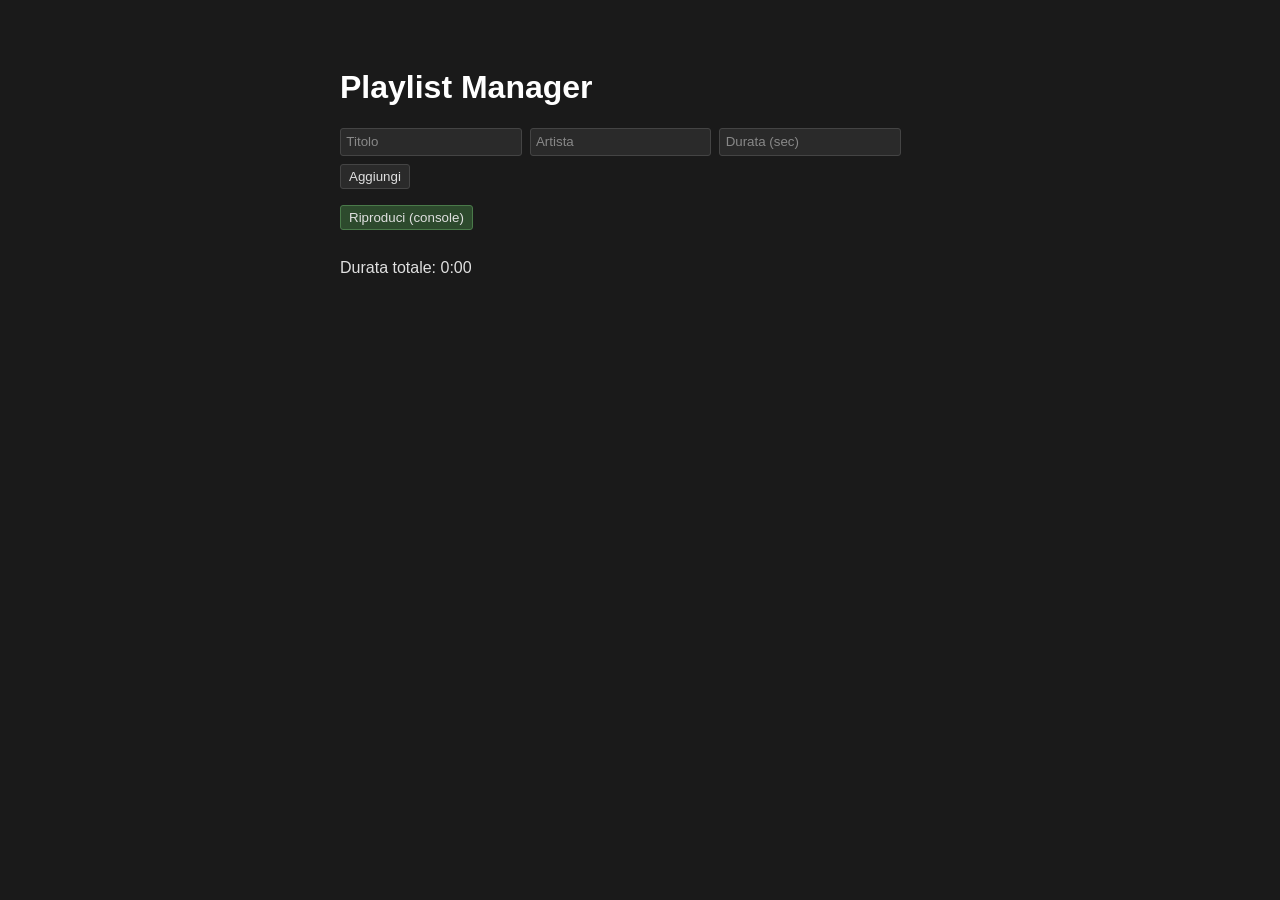
<file: index.html>
<!doctype html>
<html lang="it">
    <head>
        <meta charset="UTF-8" />
        <title>Playlist Manager</title>
        <link rel="stylesheet" href="src/style.css" />
    </head>
    <body>
        <h1>Playlist Manager</h1>

        <form id="track-form">
            <input id="title" placeholder="Titolo" required />
            <input id="artist" placeholder="Artista" required />
            <input
                id="duration"
                type="number"
                placeholder="Durata (sec)"
                required
            />
            <button type="submit">Aggiungi</button>
        </form>

        <button id="play-btn">Riproduci (console)</button>

        <ul id="playlist"></ul>

        <p>Durata totale: <span id="total">0:00</span></p>

        <script src="src/index.js"></script>
    </body>
</html>
</file>
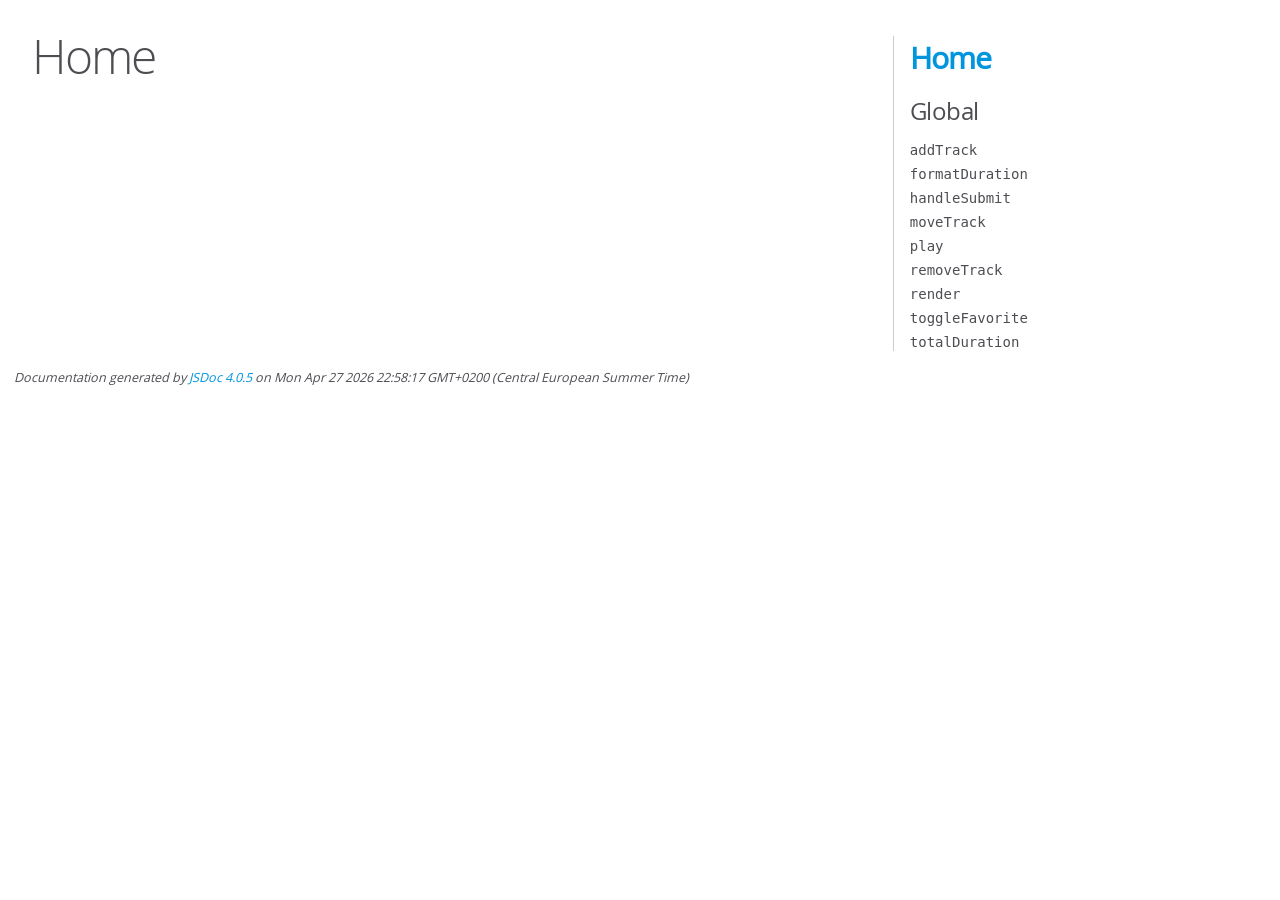
<file: docs/index.html>
<!DOCTYPE html>
<html lang="en">
<head>
    <meta charset="utf-8">
    <title>JSDoc: Home</title>

    <script src="scripts/prettify/prettify.js"> </script>
    <script src="scripts/prettify/lang-css.js"> </script>
    <!--[if lt IE 9]>
      <script src="//html5shiv.googlecode.com/svn/trunk/html5.js"></script>
    <![endif]-->
    <link type="text/css" rel="stylesheet" href="styles/prettify-tomorrow.css">
    <link type="text/css" rel="stylesheet" href="styles/jsdoc-default.css">
</head>

<body>

<div id="main">

    <h1 class="page-title">Home</h1>

    



    


    <h3> </h3>










    









</div>

<nav>
    <h2><a href="index.html">Home</a></h2><h3>Global</h3><ul><li><a href="global.html#addTrack">addTrack</a></li><li><a href="global.html#formatDuration">formatDuration</a></li><li><a href="global.html#handleSubmit">handleSubmit</a></li><li><a href="global.html#moveTrack">moveTrack</a></li><li><a href="global.html#play">play</a></li><li><a href="global.html#removeTrack">removeTrack</a></li><li><a href="global.html#render">render</a></li><li><a href="global.html#toggleFavorite">toggleFavorite</a></li><li><a href="global.html#totalDuration">totalDuration</a></li></ul>
</nav>

<br class="clear">

<footer>
    Documentation generated by <a href="https://github.com/jsdoc/jsdoc">JSDoc 4.0.5</a> on Mon Apr 27 2026 22:58:17 GMT+0200 (Central European Summer Time)
</footer>

<script> prettyPrint(); </script>
<script src="scripts/linenumber.js"> </script>
</body>
</html>
</file>
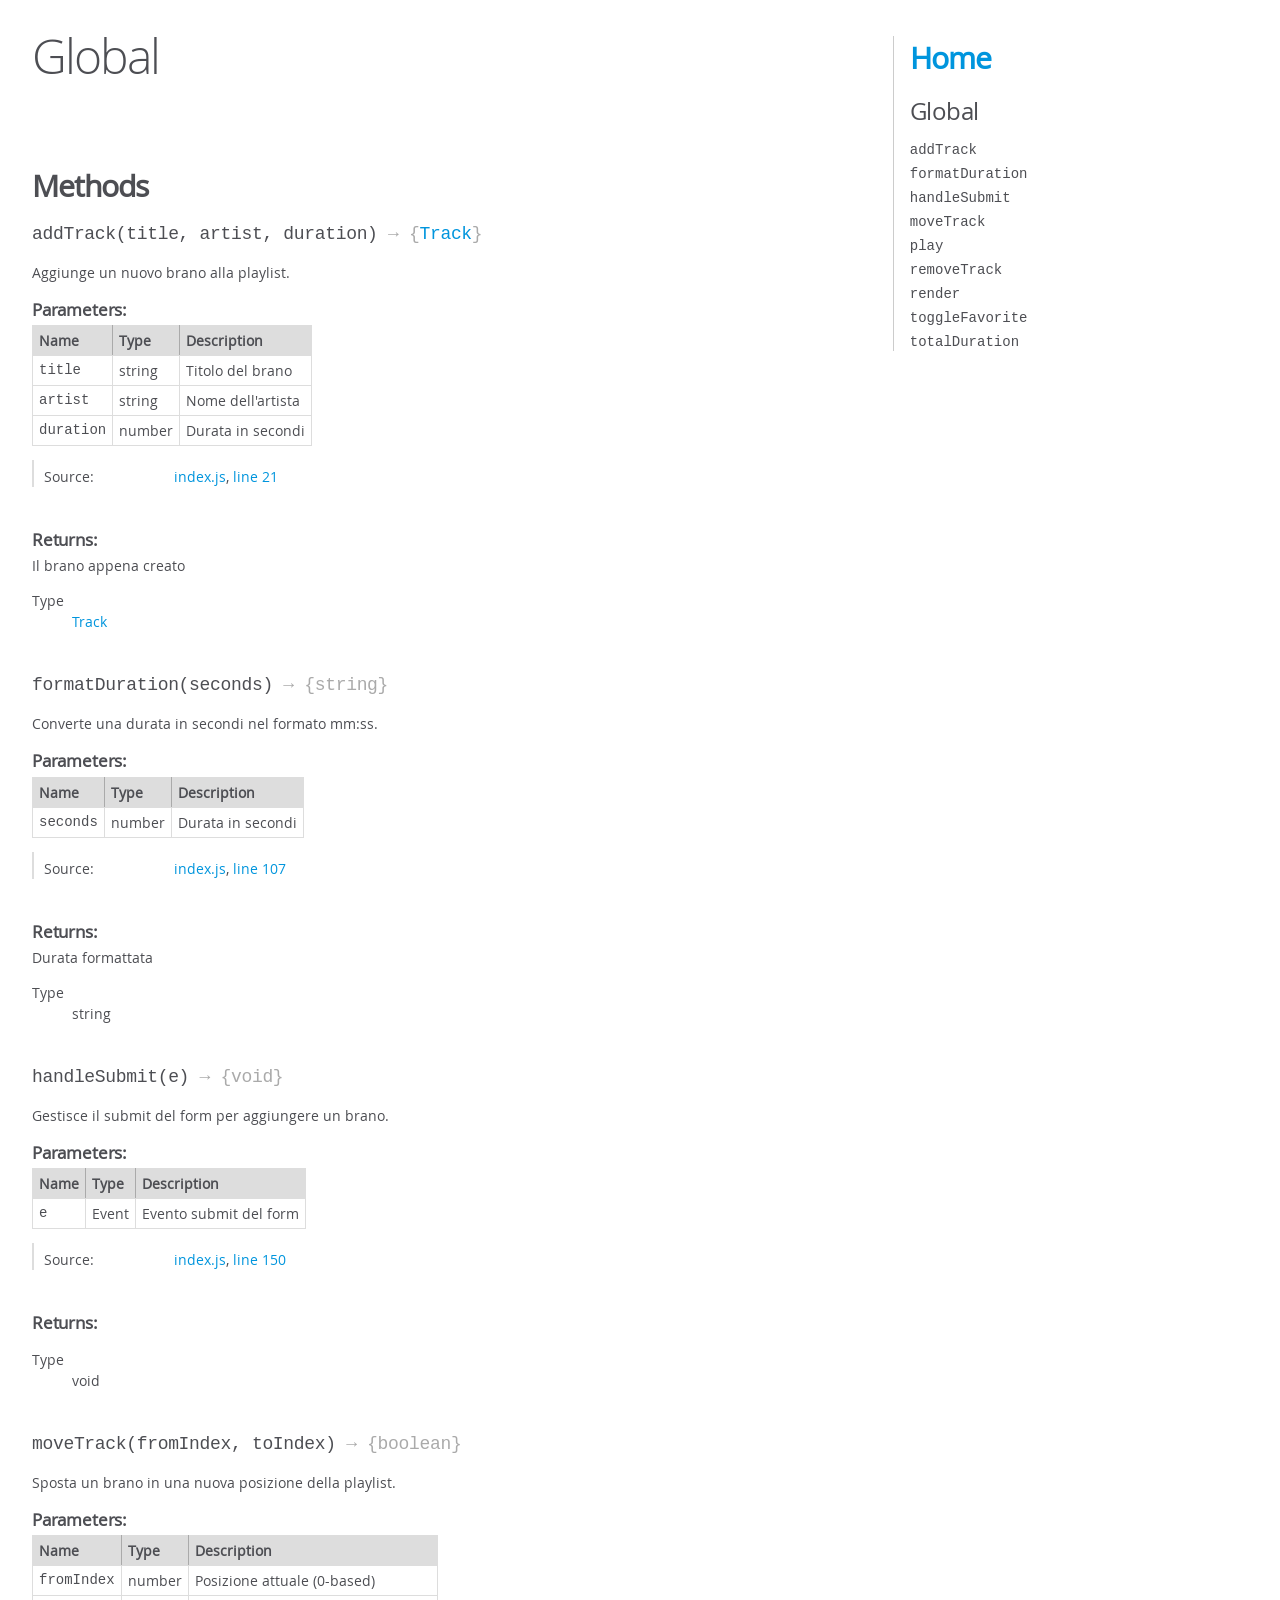
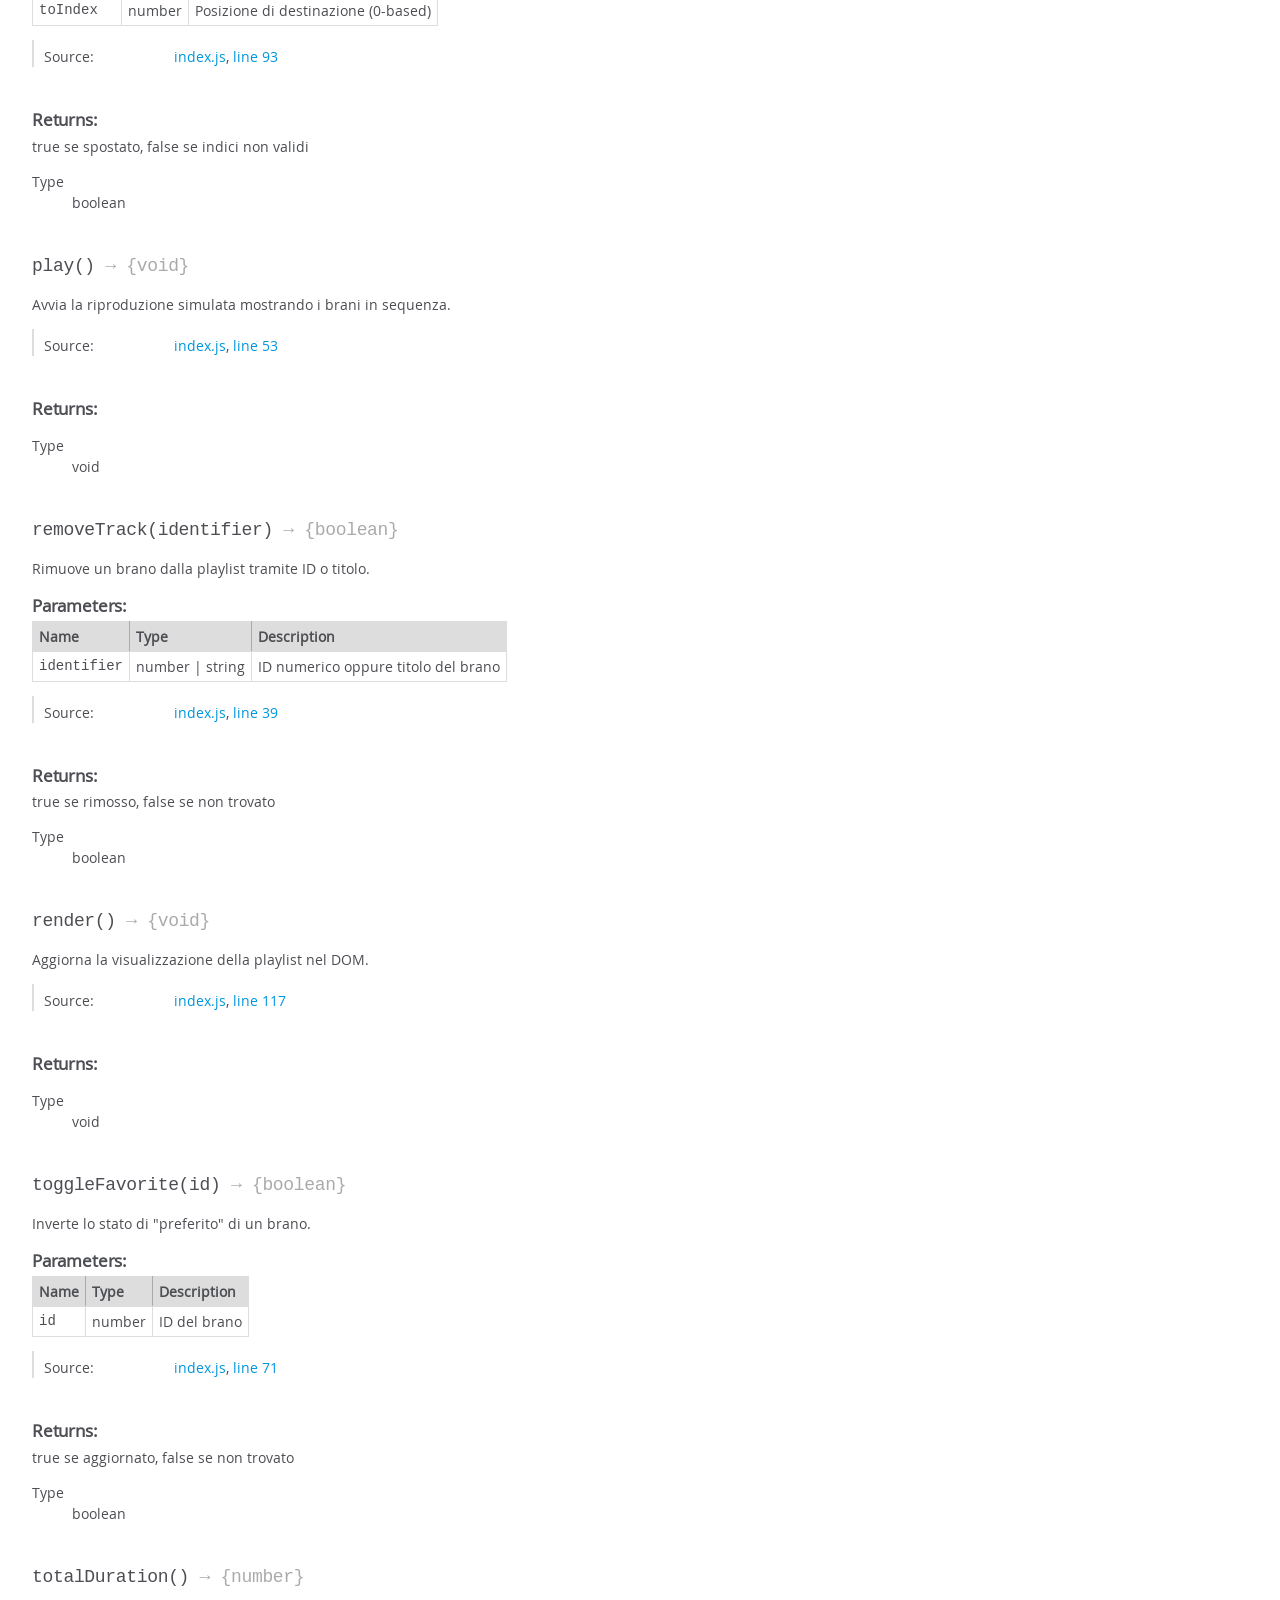
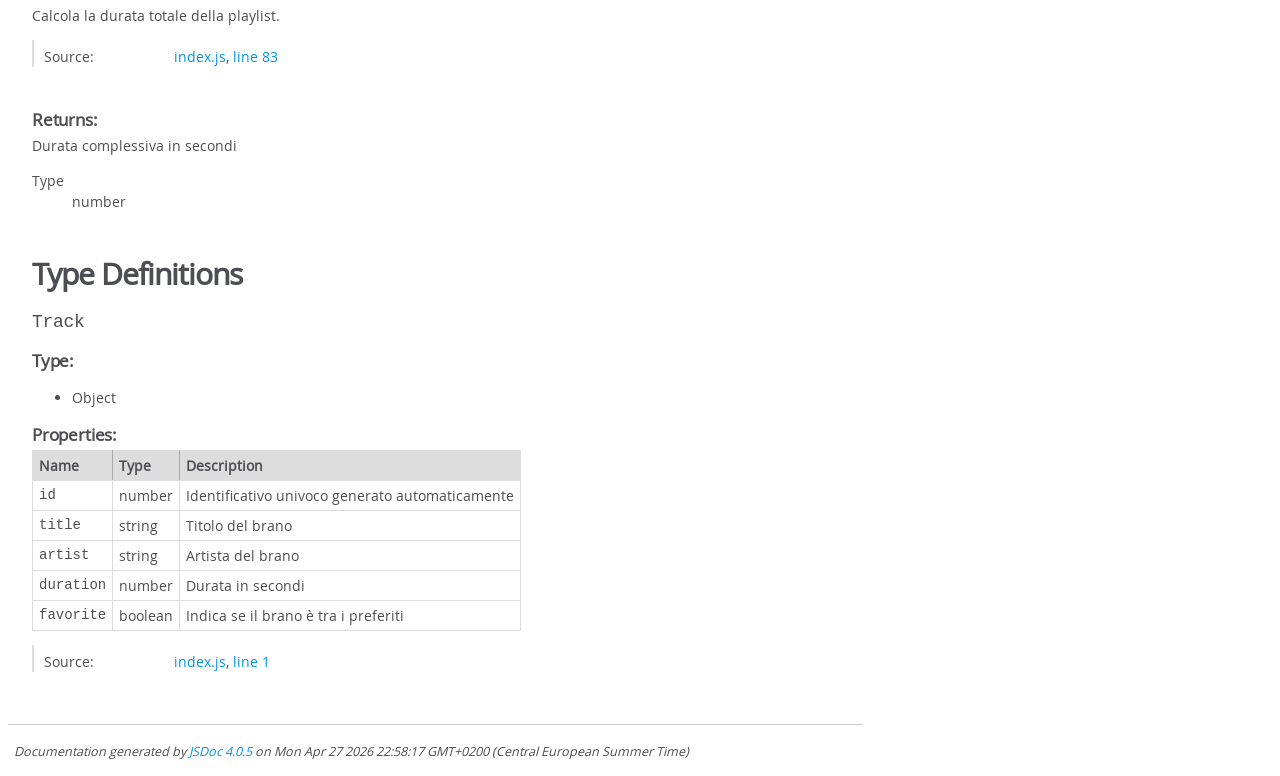
<file: docs/global.html>
<!DOCTYPE html>
<html lang="en">
<head>
    <meta charset="utf-8">
    <title>JSDoc: Global</title>

    <script src="scripts/prettify/prettify.js"> </script>
    <script src="scripts/prettify/lang-css.js"> </script>
    <!--[if lt IE 9]>
      <script src="//html5shiv.googlecode.com/svn/trunk/html5.js"></script>
    <![endif]-->
    <link type="text/css" rel="stylesheet" href="styles/prettify-tomorrow.css">
    <link type="text/css" rel="stylesheet" href="styles/jsdoc-default.css">
</head>

<body>

<div id="main">

    <h1 class="page-title">Global</h1>

    




<section>

<header>
    
        <h2></h2>
        
    
</header>

<article>
    <div class="container-overview">
    
        

        


<dl class="details">

    

    

    

    

    

    

    

    

    

    

    

    

    

    

    

    
</dl>


        
    
    </div>

    

    

    

    

    

    

    

    
        <h3 class="subsection-title">Methods</h3>

        
            

    

    
    <h4 class="name" id="addTrack"><span class="type-signature"></span>addTrack<span class="signature">(title, artist, duration)</span><span class="type-signature"> &rarr; {<a href="global.html#Track">Track</a>}</span></h4>
    

    



<div class="description">
    Aggiunge un nuovo brano alla playlist.
</div>









    <h5>Parameters:</h5>
    

<table class="params">
    <thead>
    <tr>
        
        <th>Name</th>
        

        <th>Type</th>

        

        

        <th class="last">Description</th>
    </tr>
    </thead>

    <tbody>
    

        <tr>
            
                <td class="name"><code>title</code></td>
            

            <td class="type">
            
                
<span class="param-type">string</span>


            
            </td>

            

            

            <td class="description last">Titolo del brano</td>
        </tr>

    

        <tr>
            
                <td class="name"><code>artist</code></td>
            

            <td class="type">
            
                
<span class="param-type">string</span>


            
            </td>

            

            

            <td class="description last">Nome dell'artista</td>
        </tr>

    

        <tr>
            
                <td class="name"><code>duration</code></td>
            

            <td class="type">
            
                
<span class="param-type">number</span>


            
            </td>

            

            

            <td class="description last">Durata in secondi</td>
        </tr>

    
    </tbody>
</table>






<dl class="details">

    

    

    

    

    

    

    

    

    

    

    

    

    
    <dt class="tag-source">Source:</dt>
    <dd class="tag-source"><ul class="dummy"><li>
        <a href="index.js.html">index.js</a>, <a href="index.js.html#line21">line 21</a>
    </li></ul></dd>
    

    

    

    
</dl>















<h5>Returns:</h5>

        
<div class="param-desc">
    Il brano appena creato
</div>



<dl>
    <dt>
        Type
    </dt>
    <dd>
        
<span class="param-type"><a href="global.html#Track">Track</a></span>


    </dd>
</dl>

    





        
            

    

    
    <h4 class="name" id="formatDuration"><span class="type-signature"></span>formatDuration<span class="signature">(seconds)</span><span class="type-signature"> &rarr; {string}</span></h4>
    

    



<div class="description">
    Converte una durata in secondi nel formato mm:ss.
</div>









    <h5>Parameters:</h5>
    

<table class="params">
    <thead>
    <tr>
        
        <th>Name</th>
        

        <th>Type</th>

        

        

        <th class="last">Description</th>
    </tr>
    </thead>

    <tbody>
    

        <tr>
            
                <td class="name"><code>seconds</code></td>
            

            <td class="type">
            
                
<span class="param-type">number</span>


            
            </td>

            

            

            <td class="description last">Durata in secondi</td>
        </tr>

    
    </tbody>
</table>






<dl class="details">

    

    

    

    

    

    

    

    

    

    

    

    

    
    <dt class="tag-source">Source:</dt>
    <dd class="tag-source"><ul class="dummy"><li>
        <a href="index.js.html">index.js</a>, <a href="index.js.html#line107">line 107</a>
    </li></ul></dd>
    

    

    

    
</dl>















<h5>Returns:</h5>

        
<div class="param-desc">
    Durata formattata
</div>



<dl>
    <dt>
        Type
    </dt>
    <dd>
        
<span class="param-type">string</span>


    </dd>
</dl>

    





        
            

    

    
    <h4 class="name" id="handleSubmit"><span class="type-signature"></span>handleSubmit<span class="signature">(e)</span><span class="type-signature"> &rarr; {void}</span></h4>
    

    



<div class="description">
    Gestisce il submit del form per aggiungere un brano.
</div>









    <h5>Parameters:</h5>
    

<table class="params">
    <thead>
    <tr>
        
        <th>Name</th>
        

        <th>Type</th>

        

        

        <th class="last">Description</th>
    </tr>
    </thead>

    <tbody>
    

        <tr>
            
                <td class="name"><code>e</code></td>
            

            <td class="type">
            
                
<span class="param-type">Event</span>


            
            </td>

            

            

            <td class="description last">Evento submit del form</td>
        </tr>

    
    </tbody>
</table>






<dl class="details">

    

    

    

    

    

    

    

    

    

    

    

    

    
    <dt class="tag-source">Source:</dt>
    <dd class="tag-source"><ul class="dummy"><li>
        <a href="index.js.html">index.js</a>, <a href="index.js.html#line150">line 150</a>
    </li></ul></dd>
    

    

    

    
</dl>















<h5>Returns:</h5>

        


<dl>
    <dt>
        Type
    </dt>
    <dd>
        
<span class="param-type">void</span>


    </dd>
</dl>

    





        
            

    

    
    <h4 class="name" id="moveTrack"><span class="type-signature"></span>moveTrack<span class="signature">(fromIndex, toIndex)</span><span class="type-signature"> &rarr; {boolean}</span></h4>
    

    



<div class="description">
    Sposta un brano in una nuova posizione della playlist.
</div>









    <h5>Parameters:</h5>
    

<table class="params">
    <thead>
    <tr>
        
        <th>Name</th>
        

        <th>Type</th>

        

        

        <th class="last">Description</th>
    </tr>
    </thead>

    <tbody>
    

        <tr>
            
                <td class="name"><code>fromIndex</code></td>
            

            <td class="type">
            
                
<span class="param-type">number</span>


            
            </td>

            

            

            <td class="description last">Posizione attuale (0-based)</td>
        </tr>

    

        <tr>
            
                <td class="name"><code>toIndex</code></td>
            

            <td class="type">
            
                
<span class="param-type">number</span>


            
            </td>

            

            

            <td class="description last">Posizione di destinazione (0-based)</td>
        </tr>

    
    </tbody>
</table>






<dl class="details">

    

    

    

    

    

    

    

    

    

    

    

    

    
    <dt class="tag-source">Source:</dt>
    <dd class="tag-source"><ul class="dummy"><li>
        <a href="index.js.html">index.js</a>, <a href="index.js.html#line93">line 93</a>
    </li></ul></dd>
    

    

    

    
</dl>















<h5>Returns:</h5>

        
<div class="param-desc">
    true se spostato, false se indici non validi
</div>



<dl>
    <dt>
        Type
    </dt>
    <dd>
        
<span class="param-type">boolean</span>


    </dd>
</dl>

    





        
            

    

    
    <h4 class="name" id="play"><span class="type-signature"></span>play<span class="signature">()</span><span class="type-signature"> &rarr; {void}</span></h4>
    

    



<div class="description">
    Avvia la riproduzione simulata mostrando i brani in sequenza.
</div>













<dl class="details">

    

    

    

    

    

    

    

    

    

    

    

    

    
    <dt class="tag-source">Source:</dt>
    <dd class="tag-source"><ul class="dummy"><li>
        <a href="index.js.html">index.js</a>, <a href="index.js.html#line53">line 53</a>
    </li></ul></dd>
    

    

    

    
</dl>















<h5>Returns:</h5>

        


<dl>
    <dt>
        Type
    </dt>
    <dd>
        
<span class="param-type">void</span>


    </dd>
</dl>

    





        
            

    

    
    <h4 class="name" id="removeTrack"><span class="type-signature"></span>removeTrack<span class="signature">(identifier)</span><span class="type-signature"> &rarr; {boolean}</span></h4>
    

    



<div class="description">
    Rimuove un brano dalla playlist tramite ID o titolo.
</div>









    <h5>Parameters:</h5>
    

<table class="params">
    <thead>
    <tr>
        
        <th>Name</th>
        

        <th>Type</th>

        

        

        <th class="last">Description</th>
    </tr>
    </thead>

    <tbody>
    

        <tr>
            
                <td class="name"><code>identifier</code></td>
            

            <td class="type">
            
                
<span class="param-type">number</span>
|

<span class="param-type">string</span>


            
            </td>

            

            

            <td class="description last">ID numerico oppure titolo del brano</td>
        </tr>

    
    </tbody>
</table>






<dl class="details">

    

    

    

    

    

    

    

    

    

    

    

    

    
    <dt class="tag-source">Source:</dt>
    <dd class="tag-source"><ul class="dummy"><li>
        <a href="index.js.html">index.js</a>, <a href="index.js.html#line39">line 39</a>
    </li></ul></dd>
    

    

    

    
</dl>















<h5>Returns:</h5>

        
<div class="param-desc">
    true se rimosso, false se non trovato
</div>



<dl>
    <dt>
        Type
    </dt>
    <dd>
        
<span class="param-type">boolean</span>


    </dd>
</dl>

    





        
            

    

    
    <h4 class="name" id="render"><span class="type-signature"></span>render<span class="signature">()</span><span class="type-signature"> &rarr; {void}</span></h4>
    

    



<div class="description">
    Aggiorna la visualizzazione della playlist nel DOM.
</div>













<dl class="details">

    

    

    

    

    

    

    

    

    

    

    

    

    
    <dt class="tag-source">Source:</dt>
    <dd class="tag-source"><ul class="dummy"><li>
        <a href="index.js.html">index.js</a>, <a href="index.js.html#line117">line 117</a>
    </li></ul></dd>
    

    

    

    
</dl>















<h5>Returns:</h5>

        


<dl>
    <dt>
        Type
    </dt>
    <dd>
        
<span class="param-type">void</span>


    </dd>
</dl>

    





        
            

    

    
    <h4 class="name" id="toggleFavorite"><span class="type-signature"></span>toggleFavorite<span class="signature">(id)</span><span class="type-signature"> &rarr; {boolean}</span></h4>
    

    



<div class="description">
    Inverte lo stato di "preferito" di un brano.
</div>









    <h5>Parameters:</h5>
    

<table class="params">
    <thead>
    <tr>
        
        <th>Name</th>
        

        <th>Type</th>

        

        

        <th class="last">Description</th>
    </tr>
    </thead>

    <tbody>
    

        <tr>
            
                <td class="name"><code>id</code></td>
            

            <td class="type">
            
                
<span class="param-type">number</span>


            
            </td>

            

            

            <td class="description last">ID del brano</td>
        </tr>

    
    </tbody>
</table>






<dl class="details">

    

    

    

    

    

    

    

    

    

    

    

    

    
    <dt class="tag-source">Source:</dt>
    <dd class="tag-source"><ul class="dummy"><li>
        <a href="index.js.html">index.js</a>, <a href="index.js.html#line71">line 71</a>
    </li></ul></dd>
    

    

    

    
</dl>















<h5>Returns:</h5>

        
<div class="param-desc">
    true se aggiornato, false se non trovato
</div>



<dl>
    <dt>
        Type
    </dt>
    <dd>
        
<span class="param-type">boolean</span>


    </dd>
</dl>

    





        
            

    

    
    <h4 class="name" id="totalDuration"><span class="type-signature"></span>totalDuration<span class="signature">()</span><span class="type-signature"> &rarr; {number}</span></h4>
    

    



<div class="description">
    Calcola la durata totale della playlist.
</div>













<dl class="details">

    

    

    

    

    

    

    

    

    

    

    

    

    
    <dt class="tag-source">Source:</dt>
    <dd class="tag-source"><ul class="dummy"><li>
        <a href="index.js.html">index.js</a>, <a href="index.js.html#line83">line 83</a>
    </li></ul></dd>
    

    

    

    
</dl>















<h5>Returns:</h5>

        
<div class="param-desc">
    Durata complessiva in secondi
</div>



<dl>
    <dt>
        Type
    </dt>
    <dd>
        
<span class="param-type">number</span>


    </dd>
</dl>

    





        
    

    
        <h3 class="subsection-title">Type Definitions</h3>

        
                
<h4 class="name" id="Track">Track</h4>






    <h5>Type:</h5>
    <ul>
        <li>
            
<span class="param-type">Object</span>


        </li>
    </ul>





    <h5 class="subsection-title">Properties:</h5>

    

<table class="props">
    <thead>
    <tr>
        
        <th>Name</th>
        

        <th>Type</th>

        

        

        <th class="last">Description</th>
    </tr>
    </thead>

    <tbody>
    

        <tr>
            
                <td class="name"><code>id</code></td>
            

            <td class="type">
            
                
<span class="param-type">number</span>


            
            </td>

            

            

            <td class="description last">Identificativo univoco generato automaticamente</td>
        </tr>

    

        <tr>
            
                <td class="name"><code>title</code></td>
            

            <td class="type">
            
                
<span class="param-type">string</span>


            
            </td>

            

            

            <td class="description last">Titolo del brano</td>
        </tr>

    

        <tr>
            
                <td class="name"><code>artist</code></td>
            

            <td class="type">
            
                
<span class="param-type">string</span>


            
            </td>

            

            

            <td class="description last">Artista del brano</td>
        </tr>

    

        <tr>
            
                <td class="name"><code>duration</code></td>
            

            <td class="type">
            
                
<span class="param-type">number</span>


            
            </td>

            

            

            <td class="description last">Durata in secondi</td>
        </tr>

    

        <tr>
            
                <td class="name"><code>favorite</code></td>
            

            <td class="type">
            
                
<span class="param-type">boolean</span>


            
            </td>

            

            

            <td class="description last">Indica se il brano è tra i preferiti</td>
        </tr>

    
    </tbody>
</table>




<dl class="details">

    

    

    

    

    

    

    

    

    

    

    

    

    
    <dt class="tag-source">Source:</dt>
    <dd class="tag-source"><ul class="dummy"><li>
        <a href="index.js.html">index.js</a>, <a href="index.js.html#line1">line 1</a>
    </li></ul></dd>
    

    

    

    
</dl>






            
    

    
</article>

</section>




</div>

<nav>
    <h2><a href="index.html">Home</a></h2><h3>Global</h3><ul><li><a href="global.html#addTrack">addTrack</a></li><li><a href="global.html#formatDuration">formatDuration</a></li><li><a href="global.html#handleSubmit">handleSubmit</a></li><li><a href="global.html#moveTrack">moveTrack</a></li><li><a href="global.html#play">play</a></li><li><a href="global.html#removeTrack">removeTrack</a></li><li><a href="global.html#render">render</a></li><li><a href="global.html#toggleFavorite">toggleFavorite</a></li><li><a href="global.html#totalDuration">totalDuration</a></li></ul>
</nav>

<br class="clear">

<footer>
    Documentation generated by <a href="https://github.com/jsdoc/jsdoc">JSDoc 4.0.5</a> on Mon Apr 27 2026 22:58:17 GMT+0200 (Central European Summer Time)
</footer>

<script> prettyPrint(); </script>
<script src="scripts/linenumber.js"> </script>
</body>
</html>
</file>
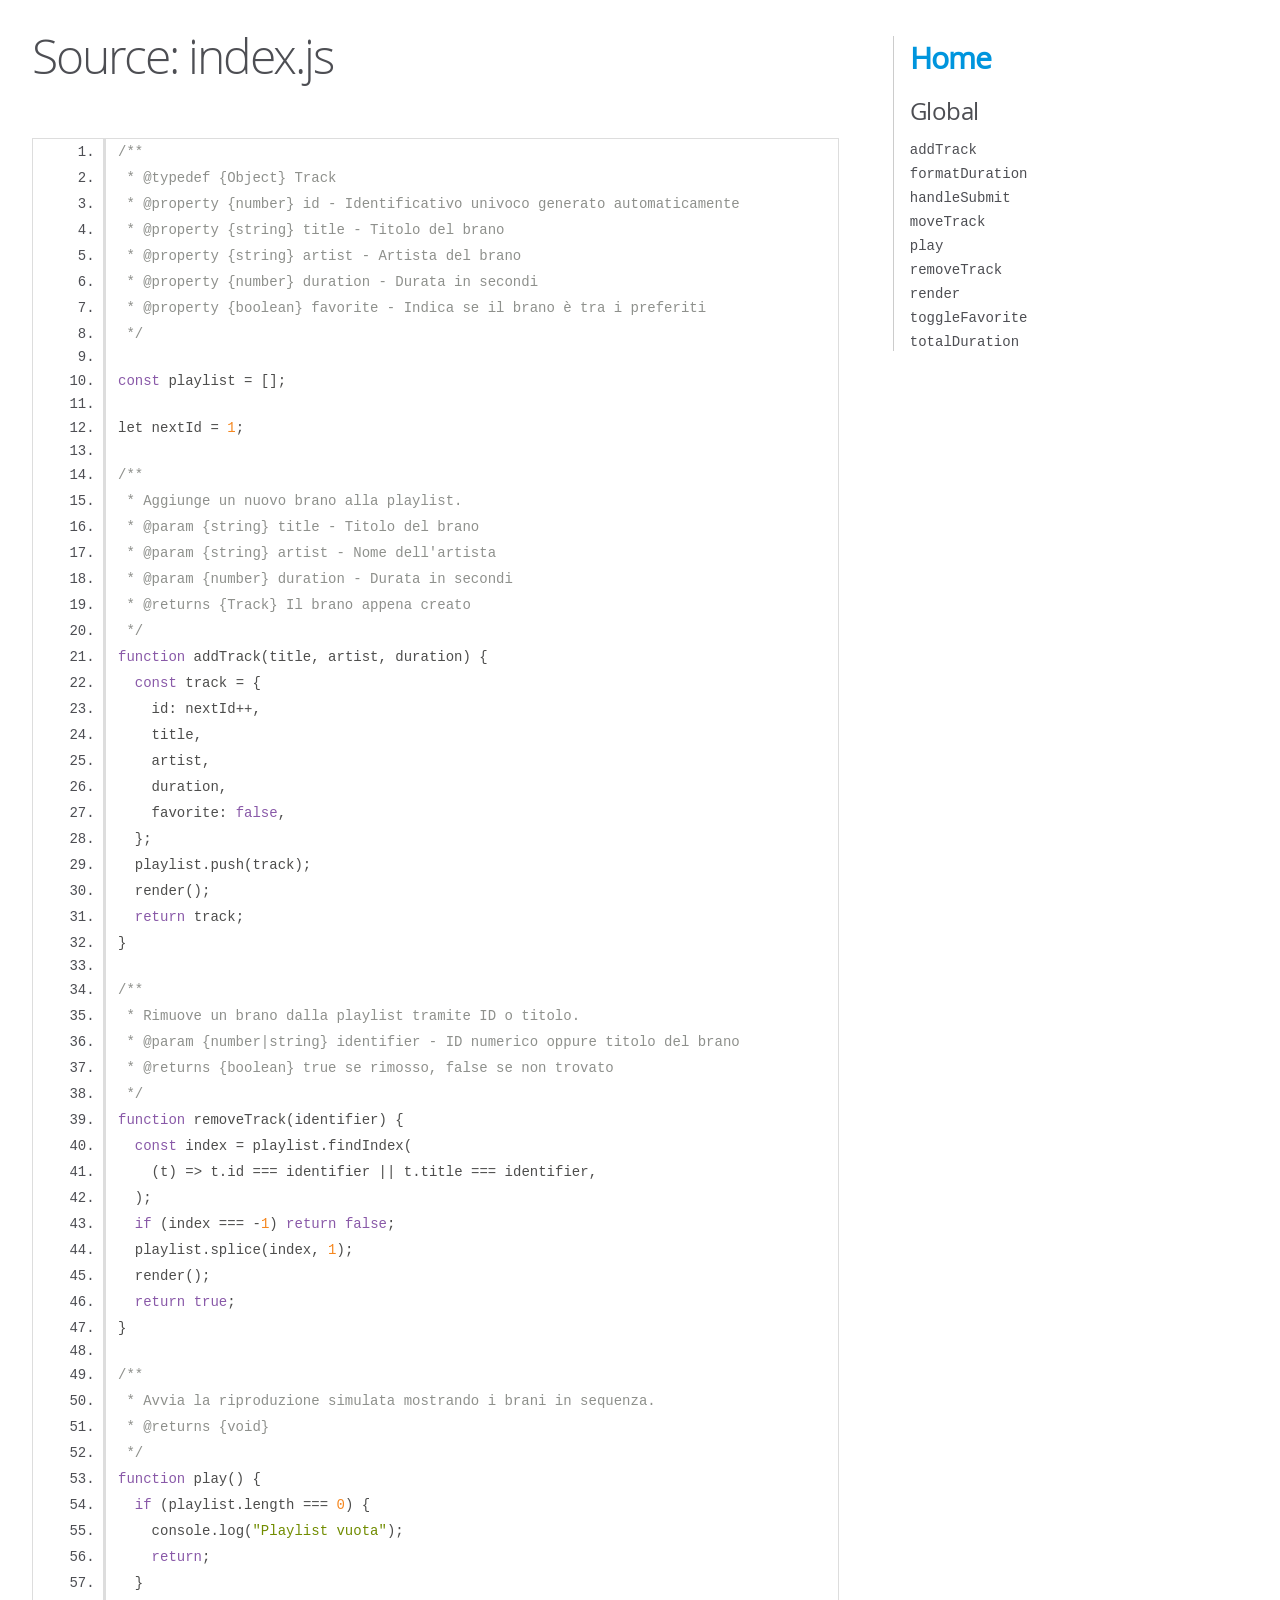
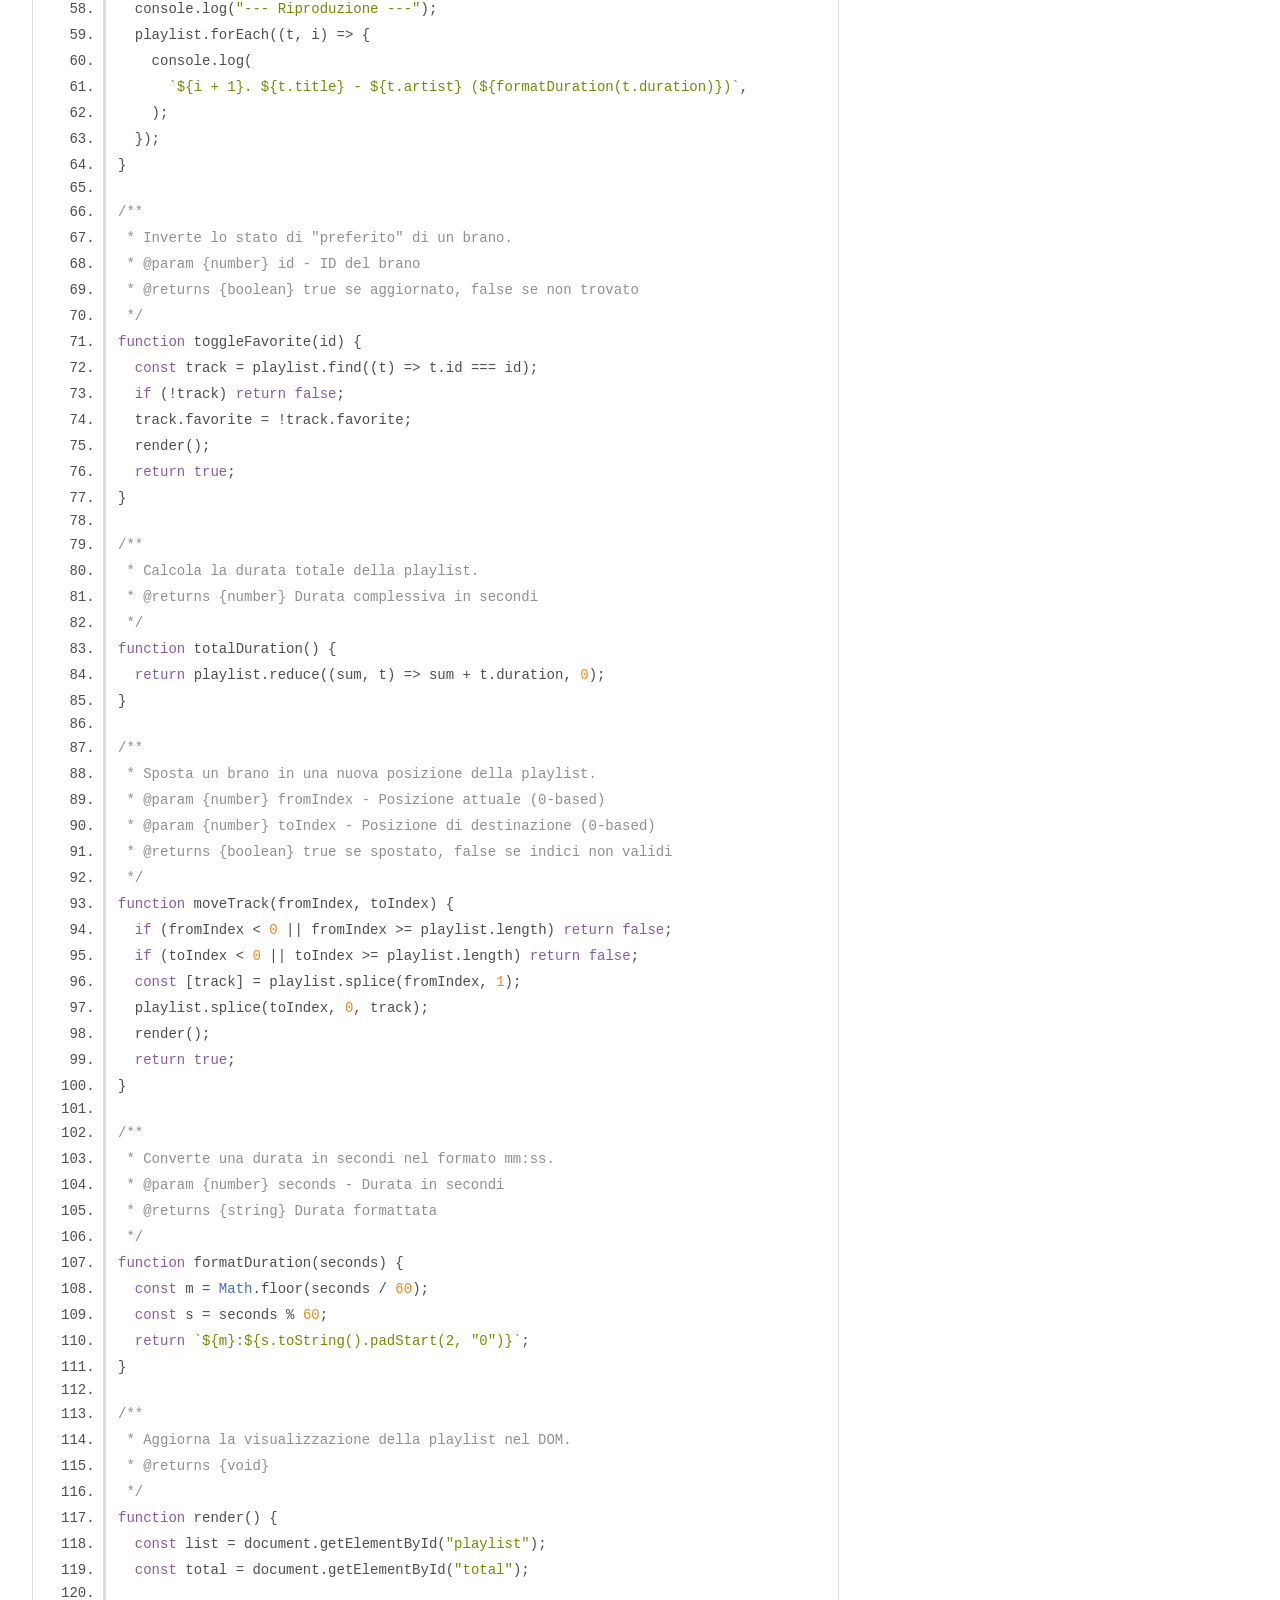
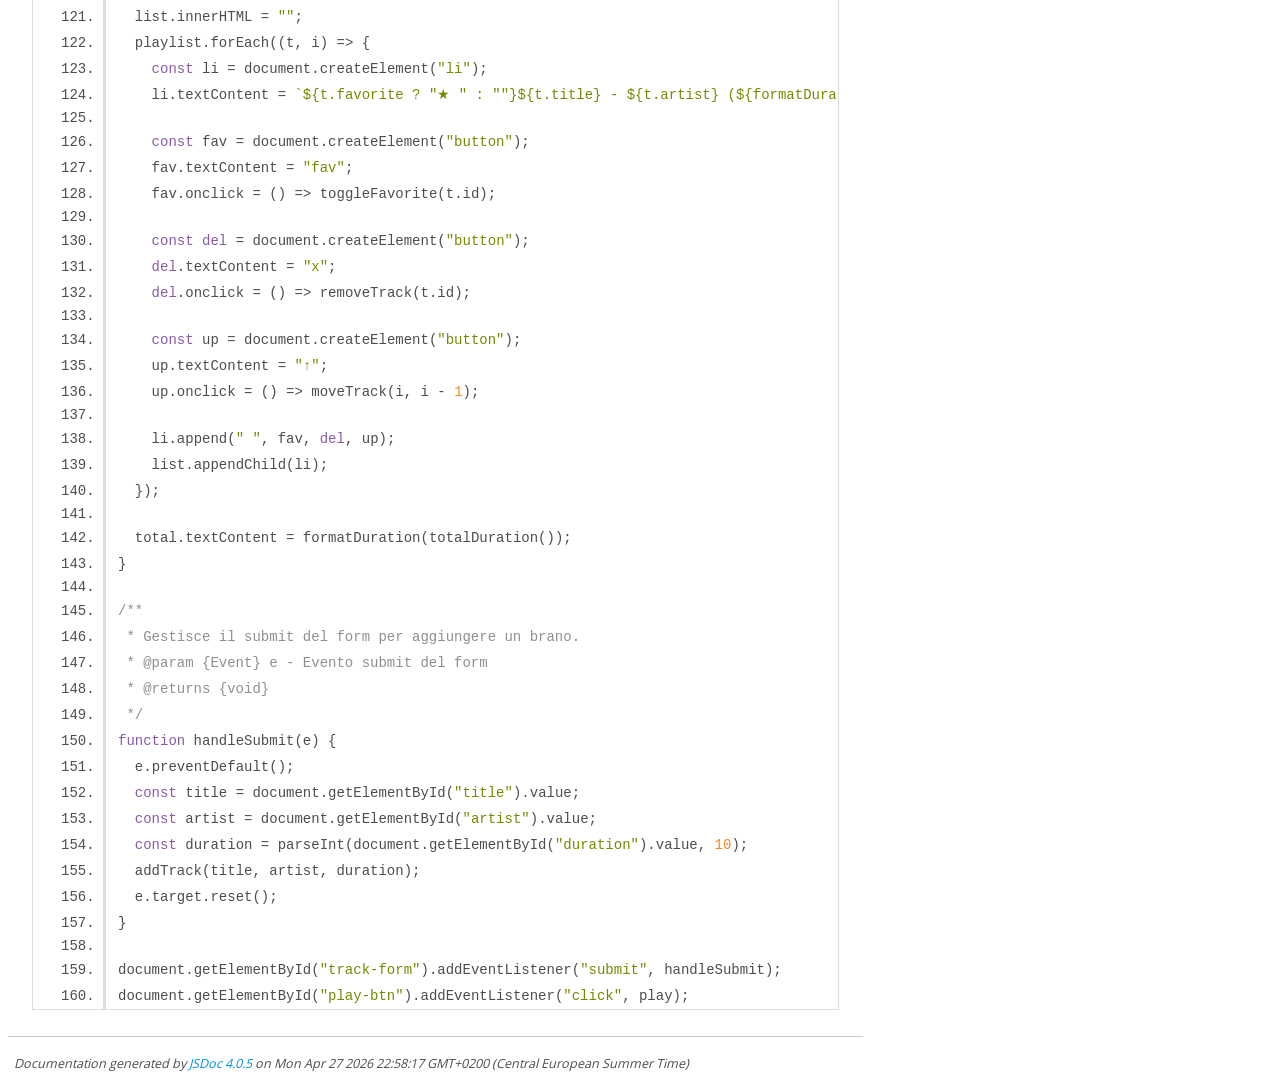
<file: docs/index.js.html>
<!DOCTYPE html>
<html lang="en">
<head>
    <meta charset="utf-8">
    <title>JSDoc: Source: index.js</title>

    <script src="scripts/prettify/prettify.js"> </script>
    <script src="scripts/prettify/lang-css.js"> </script>
    <!--[if lt IE 9]>
      <script src="//html5shiv.googlecode.com/svn/trunk/html5.js"></script>
    <![endif]-->
    <link type="text/css" rel="stylesheet" href="styles/prettify-tomorrow.css">
    <link type="text/css" rel="stylesheet" href="styles/jsdoc-default.css">
</head>

<body>

<div id="main">

    <h1 class="page-title">Source: index.js</h1>

    



    
    <section>
        <article>
            <pre class="prettyprint source linenums"><code>/**
 * @typedef {Object} Track
 * @property {number} id - Identificativo univoco generato automaticamente
 * @property {string} title - Titolo del brano
 * @property {string} artist - Artista del brano
 * @property {number} duration - Durata in secondi
 * @property {boolean} favorite - Indica se il brano è tra i preferiti
 */

const playlist = [];

let nextId = 1;

/**
 * Aggiunge un nuovo brano alla playlist.
 * @param {string} title - Titolo del brano
 * @param {string} artist - Nome dell'artista
 * @param {number} duration - Durata in secondi
 * @returns {Track} Il brano appena creato
 */
function addTrack(title, artist, duration) {
  const track = {
    id: nextId++,
    title,
    artist,
    duration,
    favorite: false,
  };
  playlist.push(track);
  render();
  return track;
}

/**
 * Rimuove un brano dalla playlist tramite ID o titolo.
 * @param {number|string} identifier - ID numerico oppure titolo del brano
 * @returns {boolean} true se rimosso, false se non trovato
 */
function removeTrack(identifier) {
  const index = playlist.findIndex(
    (t) => t.id === identifier || t.title === identifier,
  );
  if (index === -1) return false;
  playlist.splice(index, 1);
  render();
  return true;
}

/**
 * Avvia la riproduzione simulata mostrando i brani in sequenza.
 * @returns {void}
 */
function play() {
  if (playlist.length === 0) {
    console.log("Playlist vuota");
    return;
  }
  console.log("--- Riproduzione ---");
  playlist.forEach((t, i) => {
    console.log(
      `${i + 1}. ${t.title} - ${t.artist} (${formatDuration(t.duration)})`,
    );
  });
}

/**
 * Inverte lo stato di "preferito" di un brano.
 * @param {number} id - ID del brano
 * @returns {boolean} true se aggiornato, false se non trovato
 */
function toggleFavorite(id) {
  const track = playlist.find((t) => t.id === id);
  if (!track) return false;
  track.favorite = !track.favorite;
  render();
  return true;
}

/**
 * Calcola la durata totale della playlist.
 * @returns {number} Durata complessiva in secondi
 */
function totalDuration() {
  return playlist.reduce((sum, t) => sum + t.duration, 0);
}

/**
 * Sposta un brano in una nuova posizione della playlist.
 * @param {number} fromIndex - Posizione attuale (0-based)
 * @param {number} toIndex - Posizione di destinazione (0-based)
 * @returns {boolean} true se spostato, false se indici non validi
 */
function moveTrack(fromIndex, toIndex) {
  if (fromIndex &lt; 0 || fromIndex >= playlist.length) return false;
  if (toIndex &lt; 0 || toIndex >= playlist.length) return false;
  const [track] = playlist.splice(fromIndex, 1);
  playlist.splice(toIndex, 0, track);
  render();
  return true;
}

/**
 * Converte una durata in secondi nel formato mm:ss.
 * @param {number} seconds - Durata in secondi
 * @returns {string} Durata formattata
 */
function formatDuration(seconds) {
  const m = Math.floor(seconds / 60);
  const s = seconds % 60;
  return `${m}:${s.toString().padStart(2, "0")}`;
}

/**
 * Aggiorna la visualizzazione della playlist nel DOM.
 * @returns {void}
 */
function render() {
  const list = document.getElementById("playlist");
  const total = document.getElementById("total");

  list.innerHTML = "";
  playlist.forEach((t, i) => {
    const li = document.createElement("li");
    li.textContent = `${t.favorite ? "★ " : ""}${t.title} - ${t.artist} (${formatDuration(t.duration)})`;

    const fav = document.createElement("button");
    fav.textContent = "fav";
    fav.onclick = () => toggleFavorite(t.id);

    const del = document.createElement("button");
    del.textContent = "x";
    del.onclick = () => removeTrack(t.id);

    const up = document.createElement("button");
    up.textContent = "↑";
    up.onclick = () => moveTrack(i, i - 1);

    li.append(" ", fav, del, up);
    list.appendChild(li);
  });

  total.textContent = formatDuration(totalDuration());
}

/**
 * Gestisce il submit del form per aggiungere un brano.
 * @param {Event} e - Evento submit del form
 * @returns {void}
 */
function handleSubmit(e) {
  e.preventDefault();
  const title = document.getElementById("title").value;
  const artist = document.getElementById("artist").value;
  const duration = parseInt(document.getElementById("duration").value, 10);
  addTrack(title, artist, duration);
  e.target.reset();
}

document.getElementById("track-form").addEventListener("submit", handleSubmit);
document.getElementById("play-btn").addEventListener("click", play);
</code></pre>
        </article>
    </section>




</div>

<nav>
    <h2><a href="index.html">Home</a></h2><h3>Global</h3><ul><li><a href="global.html#addTrack">addTrack</a></li><li><a href="global.html#formatDuration">formatDuration</a></li><li><a href="global.html#handleSubmit">handleSubmit</a></li><li><a href="global.html#moveTrack">moveTrack</a></li><li><a href="global.html#play">play</a></li><li><a href="global.html#removeTrack">removeTrack</a></li><li><a href="global.html#render">render</a></li><li><a href="global.html#toggleFavorite">toggleFavorite</a></li><li><a href="global.html#totalDuration">totalDuration</a></li></ul>
</nav>

<br class="clear">

<footer>
    Documentation generated by <a href="https://github.com/jsdoc/jsdoc">JSDoc 4.0.5</a> on Mon Apr 27 2026 22:58:17 GMT+0200 (Central European Summer Time)
</footer>

<script> prettyPrint(); </script>
<script src="scripts/linenumber.js"> </script>
</body>
</html>
</file>
<file: src/style.css>
body {
    font-family: sans-serif;
    max-width: 600px;
    margin: 2em auto;
    padding: 1em;
    background-color: #1a1a1a;
    color: #e0e0e0;
}

h1 {
    color: #ffffff;
}

form {
    margin-bottom: 1em;
    display: flex;
    gap: 0.5em;
    flex-wrap: wrap;
}

input {
    padding: 0.4em;
    background-color: #2a2a2a;
    color: #e0e0e0;
    border: 1px solid #444;
    border-radius: 3px;
}

input::placeholder {
    color: #888;
}

input:focus {
    outline: none;
    border-color: #66aaff;
}

ul {
    list-style: none;
    padding: 0;
}

li {
    padding: 0.5em;
    border-bottom: 1px solid #333;
}

button {
    cursor: pointer;
    padding: 0.3em 0.6em;
    background-color: #2a2a2a;
    color: #e0e0e0;
    border: 1px solid #444;
    border-radius: 3px;
}

button:hover {
    background-color: #3a3a3a;
    border-color: #66aaff;
}

#play-btn {
    background-color: #2d4a2d;
    border-color: #4a7a4a;
    margin-bottom: 1em;
}

#play-btn:hover {
    background-color: #3d5a3d;
}
</file>
<file: docs/styles/prettify-tomorrow.css>
/* Tomorrow Theme */
/* Original theme - https://github.com/chriskempson/tomorrow-theme */
/* Pretty printing styles. Used with prettify.js. */
/* SPAN elements with the classes below are added by prettyprint. */
/* plain text */
.pln {
  color: #4d4d4c; }

@media screen {
  /* string content */
  .str {
    color: #718c00; }

  /* a keyword */
  .kwd {
    color: #8959a8; }

  /* a comment */
  .com {
    color: #8e908c; }

  /* a type name */
  .typ {
    color: #4271ae; }

  /* a literal value */
  .lit {
    color: #f5871f; }

  /* punctuation */
  .pun {
    color: #4d4d4c; }

  /* lisp open bracket */
  .opn {
    color: #4d4d4c; }

  /* lisp close bracket */
  .clo {
    color: #4d4d4c; }

  /* a markup tag name */
  .tag {
    color: #c82829; }

  /* a markup attribute name */
  .atn {
    color: #f5871f; }

  /* a markup attribute value */
  .atv {
    color: #3e999f; }

  /* a declaration */
  .dec {
    color: #f5871f; }

  /* a variable name */
  .var {
    color: #c82829; }

  /* a function name */
  .fun {
    color: #4271ae; } }
/* Use higher contrast and text-weight for printable form. */
@media print, projection {
  .str {
    color: #060; }

  .kwd {
    color: #006;
    font-weight: bold; }

  .com {
    color: #600;
    font-style: italic; }

  .typ {
    color: #404;
    font-weight: bold; }

  .lit {
    color: #044; }

  .pun, .opn, .clo {
    color: #440; }

  .tag {
    color: #006;
    font-weight: bold; }

  .atn {
    color: #404; }

  .atv {
    color: #060; } }
/* Style */
/*
pre.prettyprint {
  background: white;
  font-family: Consolas, Monaco, 'Andale Mono', monospace;
  font-size: 12px;
  line-height: 1.5;
  border: 1px solid #ccc;
  padding: 10px; }
*/

/* Specify class=linenums on a pre to get line numbering */
ol.linenums {
  margin-top: 0;
  margin-bottom: 0; }

/* IE indents via margin-left */
li.L0,
li.L1,
li.L2,
li.L3,
li.L4,
li.L5,
li.L6,
li.L7,
li.L8,
li.L9 {
  /* */ }

/* Alternate shading for lines */
li.L1,
li.L3,
li.L5,
li.L7,
li.L9 {
  /* */ }
</file>
<file: docs/styles/jsdoc-default.css>
@font-face {
    font-family: 'Open Sans';
    font-weight: normal;
    font-style: normal;
    src: url('../fonts/OpenSans-Regular-webfont.eot');
    src:
        local('Open Sans'),
        local('OpenSans'),
        url('../fonts/OpenSans-Regular-webfont.eot?#iefix') format('embedded-opentype'),
        url('../fonts/OpenSans-Regular-webfont.woff') format('woff'),
        url('../fonts/OpenSans-Regular-webfont.svg#open_sansregular') format('svg');
}

@font-face {
    font-family: 'Open Sans Light';
    font-weight: normal;
    font-style: normal;
    src: url('../fonts/OpenSans-Light-webfont.eot');
    src:
        local('Open Sans Light'),
        local('OpenSans Light'),
        url('../fonts/OpenSans-Light-webfont.eot?#iefix') format('embedded-opentype'),
        url('../fonts/OpenSans-Light-webfont.woff') format('woff'),
        url('../fonts/OpenSans-Light-webfont.svg#open_sanslight') format('svg');
}

html
{
    overflow: auto;
    background-color: #fff;
    font-size: 14px;
}

body
{
    font-family: 'Open Sans', sans-serif;
    line-height: 1.5;
    color: #4d4e53;
    background-color: white;
}

a, a:visited, a:active {
    color: #0095dd;
    text-decoration: none;
}

a:hover {
    text-decoration: underline;
}

header
{
    display: block;
    padding: 0px 4px;
}

tt, code, kbd, samp {
    font-family: Consolas, Monaco, 'Andale Mono', monospace;
}

.class-description {
    font-size: 130%;
    line-height: 140%;
    margin-bottom: 1em;
    margin-top: 1em;
}

.class-description:empty {
    margin: 0;
}

#main {
    float: left;
    width: 70%;
}

article dl {
    margin-bottom: 40px;
}

article img {
  max-width: 100%;
}

section
{
    display: block;
    background-color: #fff;
    padding: 12px 24px;
    border-bottom: 1px solid #ccc;
    margin-right: 30px;
}

.variation {
    display: none;
}

.signature-attributes {
    font-size: 60%;
    color: #aaa;
    font-style: italic;
    font-weight: lighter;
}

nav
{
    display: block;
    float: right;
    margin-top: 28px;
    width: 30%;
    box-sizing: border-box;
    border-left: 1px solid #ccc;
    padding-left: 16px;
}

nav ul {
    font-family: 'Lucida Grande', 'Lucida Sans Unicode', arial, sans-serif;
    font-size: 100%;
    line-height: 17px;
    padding: 0;
    margin: 0;
    list-style-type: none;
}

nav ul a, nav ul a:visited, nav ul a:active {
    font-family: Consolas, Monaco, 'Andale Mono', monospace;
    line-height: 18px;
    color: #4D4E53;
}

nav h3 {
    margin-top: 12px;
}

nav li {
    margin-top: 6px;
}

footer {
    display: block;
    padding: 6px;
    margin-top: 12px;
    font-style: italic;
    font-size: 90%;
}

h1, h2, h3, h4 {
    font-weight: 200;
    margin: 0;
}

h1
{
    font-family: 'Open Sans Light', sans-serif;
    font-size: 48px;
    letter-spacing: -2px;
    margin: 12px 24px 20px;
}

h2, h3.subsection-title
{
    font-size: 30px;
    font-weight: 700;
    letter-spacing: -1px;
    margin-bottom: 12px;
}

h3
{
    font-size: 24px;
    letter-spacing: -0.5px;
    margin-bottom: 12px;
}

h4
{
    font-size: 18px;
    letter-spacing: -0.33px;
    margin-bottom: 12px;
    color: #4d4e53;
}

h5, .container-overview .subsection-title
{
    font-size: 120%;
    font-weight: bold;
    letter-spacing: -0.01em;
    margin: 8px 0 3px 0;
}

h6
{
    font-size: 100%;
    letter-spacing: -0.01em;
    margin: 6px 0 3px 0;
    font-style: italic;
}

table
{
    border-spacing: 0;
    border: 0;
    border-collapse: collapse;
}

td, th
{
    border: 1px solid #ddd;
    margin: 0px;
    text-align: left;
    vertical-align: top;
    padding: 4px 6px;
    display: table-cell;
}

thead tr
{
    background-color: #ddd;
    font-weight: bold;
}

th { border-right: 1px solid #aaa; }
tr > th:last-child { border-right: 1px solid #ddd; }

.ancestors, .attribs { color: #999; }
.ancestors a, .attribs a
{
    color: #999 !important;
    text-decoration: none;
}

.clear
{
    clear: both;
}

.important
{
    font-weight: bold;
    color: #950B02;
}

.yes-def {
    text-indent: -1000px;
}

.type-signature {
    color: #aaa;
}

.name, .signature {
    font-family: Consolas, Monaco, 'Andale Mono', monospace;
}

.details { margin-top: 14px; border-left: 2px solid #DDD; }
.details dt { width: 120px; float: left; padding-left: 10px;  padding-top: 6px; }
.details dd { margin-left: 70px; }
.details ul { margin: 0; }
.details ul { list-style-type: none; }
.details li { margin-left: 30px; padding-top: 6px; }
.details pre.prettyprint { margin: 0 }
.details .object-value { padding-top: 0; }

.description {
    margin-bottom: 1em;
    margin-top: 1em;
}

.code-caption
{
    font-style: italic;
    font-size: 107%;
    margin: 0;
}

.source
{
    border: 1px solid #ddd;
    width: 80%;
    overflow: auto;
}

.prettyprint.source {
    width: inherit;
}

.source code
{
    font-size: 100%;
    line-height: 18px;
    display: block;
    padding: 4px 12px;
    margin: 0;
    background-color: #fff;
    color: #4D4E53;
}

.prettyprint code span.line
{
  display: inline-block;
}

.prettyprint.linenums
{
  padding-left: 70px;
  -webkit-user-select: none;
  -moz-user-select: none;
  -ms-user-select: none;
  user-select: none;
}

.prettyprint.linenums ol
{
  padding-left: 0;
}

.prettyprint.linenums li
{
  border-left: 3px #ddd solid;
}

.prettyprint.linenums li.selected,
.prettyprint.linenums li.selected *
{
  background-color: lightyellow;
}

.prettyprint.linenums li *
{
  -webkit-user-select: text;
  -moz-user-select: text;
  -ms-user-select: text;
  user-select: text;
}

.params .name, .props .name, .name code {
    color: #4D4E53;
    font-family: Consolas, Monaco, 'Andale Mono', monospace;
    font-size: 100%;
}

.params td.description > p:first-child,
.props td.description > p:first-child
{
    margin-top: 0;
    padding-top: 0;
}

.params td.description > p:last-child,
.props td.description > p:last-child
{
    margin-bottom: 0;
    padding-bottom: 0;
}

.disabled {
    color: #454545;
}
</file>
